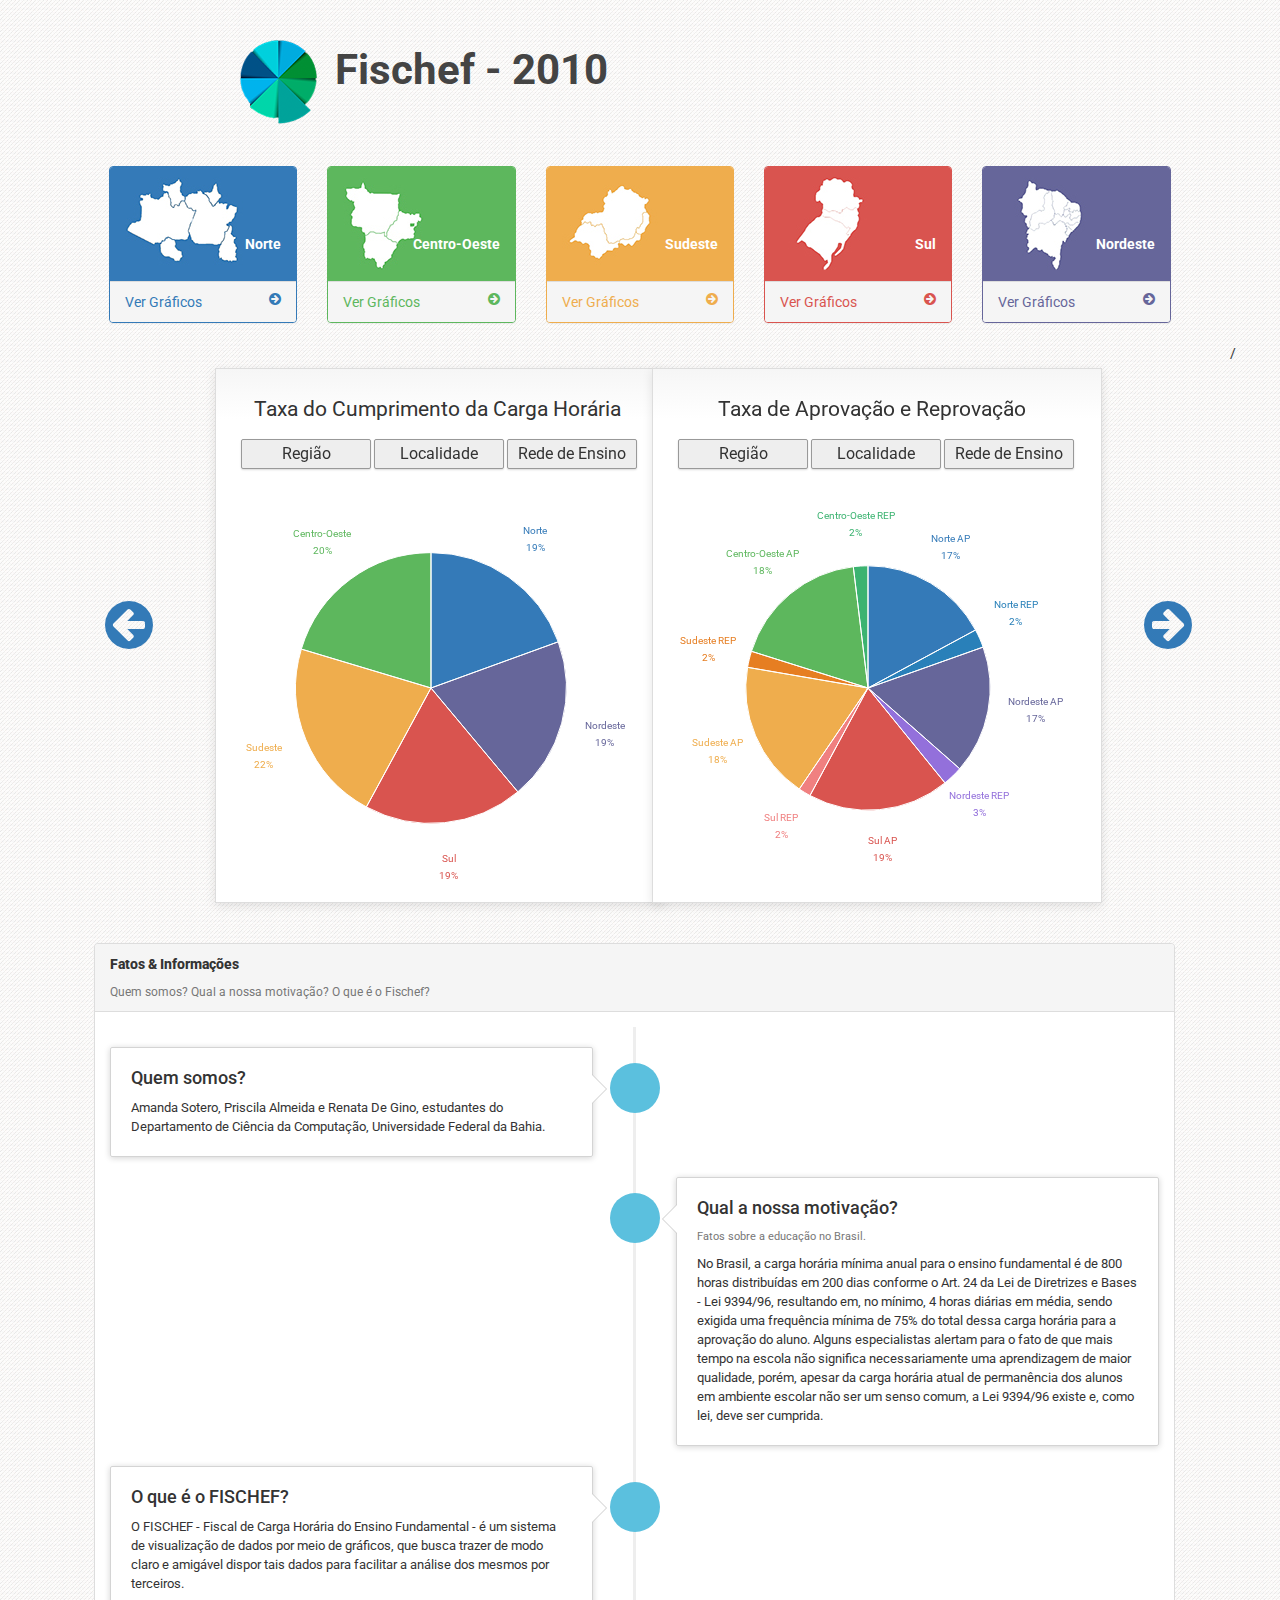
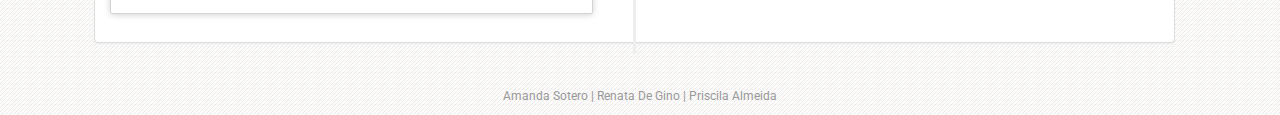
<file: index.html>
<!DOCTYPE html PUBLIC>
<html>
<head>
	<meta http-equiv="Content-Type" content="text/html; charset=utf-8">
	<title>Fischef - 2010</title>
	<link href='https://fonts.googleapis.com/css?family=Roboto:400,500&subset=latin,latin-ext' rel='stylesheet' type='text/css'>
	<link href="css/examples.css" rel="stylesheet" type="text/css">
	<!-- Bootstrap Core CSS -->
	<link href="css/bootstrap.min.css" rel="stylesheet">
	<link href="css/bootstrap.css" rel="stylesheet">
	
	<!-- MetisMenu CSS -->
	<link href="css/metisMenu.min.css" rel="stylesheet">

	<!-- Custom CSS -->
	<link href="css/sb-admin-2.css" rel="stylesheet">
	<link href="css/timeline.css" rel="stylesheet">

	<!-- Custom Fonts -->
	<link href="css/font-awesome/css/font-awesome.min.css" rel="stylesheet" type="text/css">

	<!-- Custom Fonts -->
	<link href="css/indexcss.css" rel="stylesheet" type="text/css">

	<!-- Morris Charts CSS -->
	<link href="js/morrisjs/morris.css" rel="stylesheet">    
	<script language="javascript" type="text/javascript" src="js/morrisjs/morris.js"></script>

	<!--[if lte IE 8]><script language="javascript" type="text/javascript" src="../../excanvas.min.js"></script><![endif]-->
	<script language="javascript" type="text/javascript" src="js/jquery.js"></script>
	<script language="javascript" type="text/javascript" src="js/jquery.flot.js"></script>
	<script language="javascript" type="text/javascript" src="js/jquery.flot.pie.js"></script>
	<script language="javascript" type="text/javascript" src="js/indexjs.js"></script>
	<script language="javascript" type="text/javascript" src="js/dropdown.js"></script>

	


</head>
<body>

	<div id="wrapper">

		<div id="header">
			<img id="logo" src="img/logo.png">
			<p><a href="index.html">Fischef - 2010</a></p>
		</div>

		<!-- /.row -->
		<div class="row" id="blocks">

			<div >
				<div class="col-sm-2 col-md-offset-1">
					<div class="panel panel-primary">
						<div class="panel-heading">
							<div class="row">
								<div class="col-xs-3">
									<img src="img/norte_azul.jpg">
								</div>
								<div class="col-xs-9 text-right">
									<div class="huge"> &nbsp;</div>
									<div><b>Norte</b></div>
								</div>
							</div>
						</div>
						<a href="norte.html">
							<div class="panel-footer">
								<span class="pull-left">Ver Gráficos</span>
								<span class="pull-right"><i class="fa fa-arrow-circle-right"></i></span>
								<div class="clearfix"></div>
							</div>
						</a>
					</div>
				</div>
				<div class="col-sm-2 ">
					<div class="panel panel-green">
						<div class="panel-heading">
							<div class="row">
								<div class="col-xs-3">
									<img src="img/centro_oeste_verde.jpg">
								</div>
								<div class="col-xs-9 text-right">
									<div class="huge"> &nbsp;</div>
									<div><b>Centro-Oeste</b></div>
								</div>
							</div>
						</div>
						<a href="centrooeste.html">
							<div class="panel-footer">
								<span class="pull-left">Ver Gráficos</span>
								<span class="pull-right"><i class="fa fa-arrow-circle-right"></i></span>
								<div class="clearfix"></div>
							</div>
						</a>
					</div>
				</div>
				<div class="col-sm-2 ">
					<div class="panel panel-yellow">
						<div class="panel-heading">
							<div class="row">
								<div class="col-xs-3">
									<img src="img/sudeste_laranja.jpg">
								</div>
								<div class="col-xs-9 text-right">
									<div class="huge"> &nbsp;</div>
									<div><b>Sudeste</b></div>
								</div>
							</div>
						</div>
						<a href="sudeste.html">
							<div class="panel-footer">
								<span class="pull-left">Ver Gráficos</span>
								<span class="pull-right"><i class="fa fa-arrow-circle-right"></i></span>
								<div class="clearfix"></div>
							</div>
						</a>
					</div>
				</div>
				<div class="col-sm-2 ">
					<div class="panel panel-red">
						<div class="panel-heading">
							<div class="row">
								<div class="col-xs-3">
									<img src="img/sul_vermelho.jpg">
								</div>
								<div class="col-xs-9 text-right">
									<div class="huge"> &nbsp;</div>
									<div><b>Sul</b></div>
								</div>
							</div>
						</div>
						<a href="sul.html">
							<div class="panel-footer">
								<span class="pull-left">Ver Gráficos</span>
								<span class="pull-right"><i class="fa fa-arrow-circle-right"></i></span>
								<div class="clearfix"></div>
							</div>
						</a>
					</div>
				</div>
				<div class="col-sm-2 ">
					<div class="panel panel-purple">
						<div class="panel-heading">
							<div class="row">
								<div class="col-xs-3">
									<img src="img/nordeste_lilas.jpg">
								</div>
								<div class="col-xs-9 text-right">
									<div class="huge"> &nbsp;</div>
									<div><b>Nordeste</b></div>
								</div>
							</div>
						</div>
						<a href="nordeste.html">
							<div class="panel-footer">
								<span class="pull-left">Ver Gráficos</span>
								<span class="pull-right"><i class="fa fa-arrow-circle-right"></i></span>
								<div class="clearfix"></div>
							</div>
						</a>
					</div>
				</div>
			</div>
		</div>

		<div class="row" id="content">
			/
			<div class="col-md-1 down">
				<a href="chtx.html"><i class="fa fa-arrow-circle-left fa-4x"></i></a>
			</div>

			<div class="col-md-4">

				<div class="content">

					<div class="demo-container">
						<p id="title2"> Taxa do Cumprimento da Carga Horária</p>
						<div id="placeholder2" class="demo-placeholder"></div>

						<div id="menu2">
							<button id="example-11">Região</button>
							<button id="example-21">Localidade</button>
							<button id="example-31">Rede de Ensino</button>
						</div>
					</div>

				</div>
			</div>

			<div class="col-md-4" id="tx">
				<div class="content">
					<div class="demo-container">
						<p id="title"> Taxa de Aprovação e Reprovação</p>
						<div id="placeholder" class="demo-placeholder"></div>

						<div id="menu">
							<button id="example-1">Região</button>
							<button id="example-2">Localidade</button>
							<button id="example-3">Rede de Ensino</button>
						</div>
					</div>
				</div>
			</div>

			<div class="col-md-1 col-md-offset-1 down">
				<a href="chtx.html"><i class="fa fa-arrow-circle-right fa-4x"></i></a>
			</div>
		</div>

		<!--Fatos e informações--> 
		<div class="row">
			<div class="col-sm-offset-1">

				<div class="panel panel-default timepanel">
					<div class="panel-heading">
						<p class="tittle">Fatos & Informações</p>
						<small class="text-muted">Quem somos? Qual a nossa motivação? O que é o Fischef?</small>
					</div>
					<!-- /.panel-heading -->
					<div class="panel-body">
						<ul class="timeline">
							<li>
								<div class="timeline-badge info">
								</div>
								<div class="timeline-panel">
									<div class="timeline-heading">
										<h4 class="timeline-title">Quem somos?</h4>
									</div>
									<div class="timeline-body">
										<p>Amanda Sotero, Priscila Almeida e Renata De Gino, estudantes do Departamento de Ciência da Computação, Universidade Federal da Bahia.</p>
									</div>
								</div>
							</li>
							<li class="timeline-inverted">
								<div class="timeline-badge info">
								</div>
								<div class="timeline-panel">
									<div class="timeline-heading">
										<h4 class="timeline-title">Qual a nossa motivação?</h4>
										<p><small class="text-muted"> Fatos sobre a educação no Brasil.</small>
										</p>
									</div>
									<div class="timeline-body">
										<p>No Brasil, a carga horária mínima anual para o ensino fundamental é de 800 horas distribuídas em 200 dias conforme o Art. 24 da Lei de Diretrizes e Bases - Lei 9394/96, resultando em, no mínimo, 4 horas diárias em média, sendo exigida uma frequência mínima de 75% do total dessa carga horária para a aprovação do aluno.
											Alguns especialistas alertam para o fato de que mais tempo na escola não significa necessariamente uma aprendizagem de maior qualidade, porém, apesar da carga horária atual de permanência dos alunos em ambiente escolar não ser um senso comum, a  Lei 9394/96 existe e, como lei, deve ser cumprida.
										</p>
									</div>
								</div>
							</li>
							<li>
								<div class="timeline-badge info">
								</div>
								<div class="timeline-panel">
									<div class="timeline-heading">
										<h4 class="timeline-title">O que é o FISCHEF?</h4>
									</div>
									<div class="timeline-body">
										<p>O FISCHEF - Fiscal de Carga Horária do Ensino Fundamental - é um sistema de visualização de dados por meio de gráficos, que busca trazer de modo claro e amigável dispor tais dados para facilitar a análise dos mesmos por terceiros.</p>
									</div>
								</div>
							</li>
						</ul>
					</div>
					<!-- /.panel-body -->
				</div>
				<!-- /.panel -->
			</div>
		</div>

		<div id="footer">
			Amanda Sotero | Renata De Gino | Priscila Almeida
		</div>

	</div>




</body>
</html>
</file>
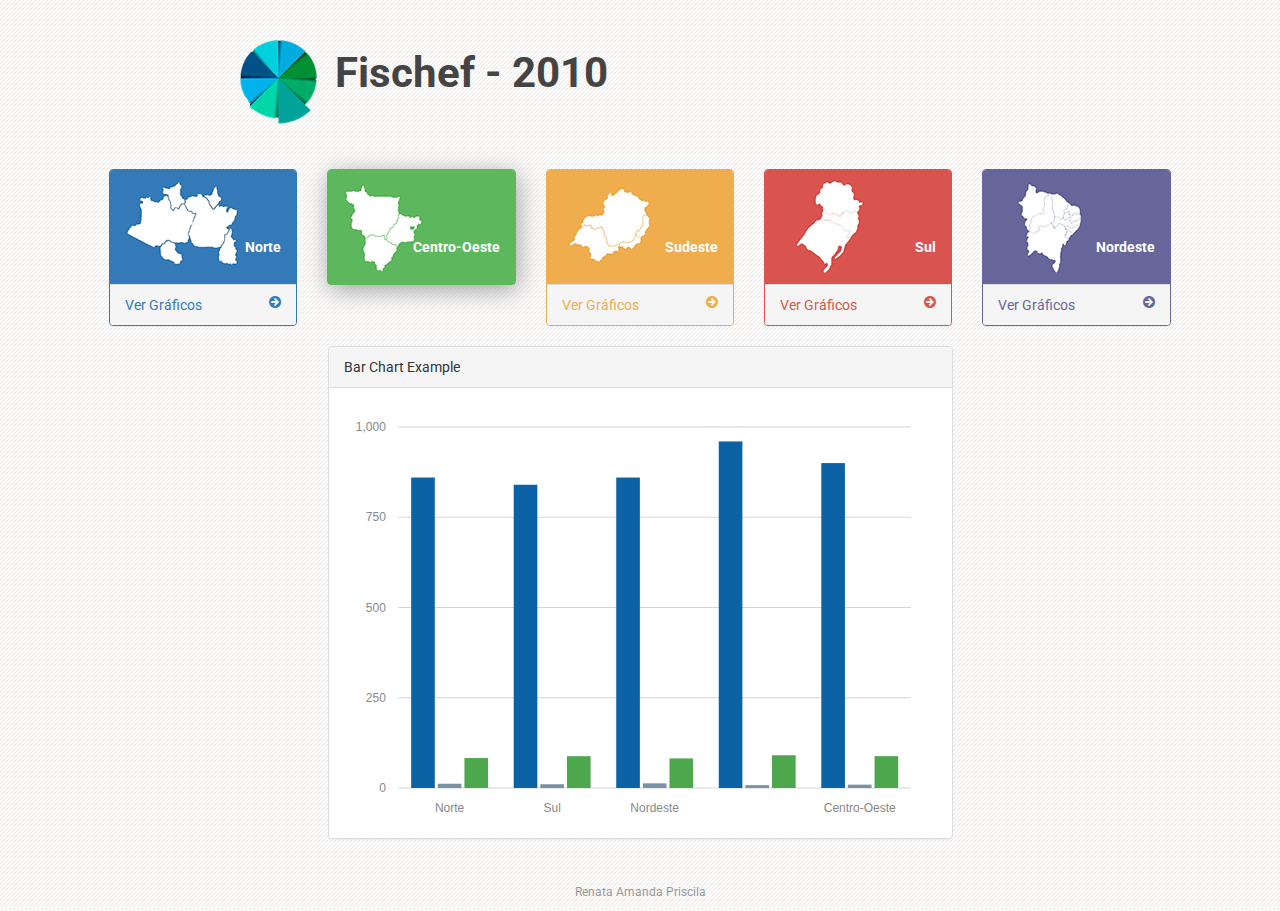
<file: centrooeste.html>
<!DOCTYPE html>
<html lang="en">

<head>

   <meta http-equiv="Content-Type" content="text/html; charset=utf-8">
    <title>Fischef</title>
    <link href='https://fonts.googleapis.com/css?family=Roboto:400,500&subset=latin,latin-ext' rel='stylesheet' type='text/css'>
    <link href="css/examples.css" rel="stylesheet" type="text/css">
        <!-- Bootstrap Core CSS -->
    <link href="css/bootstrap.min.css" rel="stylesheet">
    <link href="css/bootstrap.css" rel="stylesheet">

    <!-- MetisMenu CSS -->
    <link href="css/metisMenu.min.css" rel="stylesheet">

    <!-- Custom CSS -->
    <link href="css/sb-admin-2.css" rel="stylesheet">

    <!-- Morris Charts CSS -->
    <link href="js/morrisjs/morris.css" rel="stylesheet">
    
    <script language="javascript" type="text/javascript" src="js/morrisjs/morris.js"></script>

        <!-- Custom Fonts -->
    <link href="css/indexcss.css" rel="stylesheet" type="text/css">

    <!-- Custom Fonts -->
    <link href="css/font-awesome/css/font-awesome.min.css" rel="stylesheet" type="text/css">

    <!-- HTML5 Shim and Respond.js IE8 support of HTML5 elements and media queries -->
    <!-- WARNING: Respond.js doesn't work if you view the page via file:// -->
    <!--[if lt IE 9]>
        <script src="https://oss.maxcdn.com/libs/html5shiv/3.7.0/html5shiv.js"></script>
        <script src="https://oss.maxcdn.com/libs/respond.js/1.4.2/respond.min.js"></script>
        <![endif]-->
        <script language="javascript" type="text/javascript" src="js/jquery.js"></script>
        <script language="javascript" type="text/javascript" src="js/jquery.flot.js"></script>
        <script language="javascript" type="text/javascript" src="js/jquery.flot.pie.js"></script>
        <script language="javascript" type="text/javascript" src="js/indexjs.js"></script>
        <script language="javascript" type="text/javascript" src="js/dropdown.js"></script>

    </head>

    <body>
       <div id="wrapper">
        <div id="header">
            <img id="logo" src="img/logo.png">
            <p><a href="index.html">Fischef - 2010</a></p>
        </div>

        <!-- /.row -->
        <div class="row" id="blocks">

            <div >
                <div class="col-sm-2 col-md-offset-1">
                    <div class="panel panel-primary">
                        <div class="panel-heading">
                            <div class="row">
                                <div class="col-xs-3">
                                    <img src="img/norte_azul.jpg">
                                </div>
                                <div class="col-xs-9 text-right">
                                    <div class="huge"> &nbsp;</div>
                                    <div><b>Norte</b></div>
                                </div>
                            </div>
                        </div>
                        <a href="norte.html">
                            <div class="panel-footer">
                                <span class="pull-left">Ver Gráficos</span>
                                <span class="pull-right"><i class="fa fa-arrow-circle-right"></i></span>
                                <div class="clearfix"></div>
                            </div>
                        </a>
                    </div>
                </div>
                <div class="col-sm-2 ">
                    <div class="panel panel-green" id="destaque">
                        <div class="panel-heading">
                            <div class="row">
                                <div class="col-xs-3">
                                    <img src="img/centro_oeste_verde.jpg">
                                </div>
                                <div class="col-xs-9 text-right">
                                    <div class="huge"> &nbsp;</div>
                                    <div><b>Centro-Oeste</b></div>
                                </div>
                            </div>
                        </div>
               
                    </div>
                </div>
                <div class="col-sm-2 ">
                    <div class="panel panel-yellow">
                        <div class="panel-heading">
                            <div class="row">
                                <div class="col-xs-3">
                                    <img src="img/sudeste_laranja.jpg">
                                </div>
                                <div class="col-xs-9 text-right">
                                    <div class="huge"> &nbsp;</div>
                                    <div><b>Sudeste</b></div>
                                </div>
                            </div>
                        </div>
                        <a href="sudeste.html">
                            <div class="panel-footer">
                                <span class="pull-left">Ver Gráficos</span>
                                <span class="pull-right"><i class="fa fa-arrow-circle-right"></i></span>
                                <div class="clearfix"></div>
                            </div>
                        </a>
                    </div>
                </div>
                <div class="col-sm-2 ">
                    <div class="panel panel-red">
                        <div class="panel-heading">
                            <div class="row">
                                <div class="col-xs-3">
                                    <img src="img/sul_vermelho.jpg">
                                </div>
                                <div class="col-xs-9 text-right">
                                    <div class="huge"> &nbsp;</div>
                                    <div><b>Sul</b></div>
                                </div>
                            </div>
                        </div>
                        <a href="sul.html">
                            <div class="panel-footer">
                                <span class="pull-left">Ver Gráficos</span>
                                <span class="pull-right"><i class="fa fa-arrow-circle-right"></i></span>
                                <div class="clearfix"></div>
                            </div>
                        </a>
                    </div>
                </div>
                <div class="col-sm-2 ">
                    <div class="panel panel-purple" >
                        <div class="panel-heading">
                            <div class="row">
                                <div class="col-xs-3">
                                    <img src="img/nordeste_lilas.jpg">
                                </div>
                                <div class="col-xs-9 text-right">
                                    <div class="huge"> &nbsp;</div>
                                    <div><b>Nordeste</b></div>
                                </div>
                            </div>
                        </div>
                            <a href="nordeste.html">
                            <div class="panel-footer">
                                <span class="pull-left">Ver Gráficos</span>
                                <span class="pull-right"><i class="fa fa-arrow-circle-right"></i></span>
                                <div class="clearfix"></div>
                            </div>
                        </a>
                 
                    </div>
                </div>
            </div>
        </div>


         <div class="row">

                <div class="col-lg-6 col-md-offset-3">
                    <div class="panel panel-default">
                        <div class="panel-heading">
                            Bar Chart Example
                        </div>
                        <!-- /.panel-heading -->
                        <div class="panel-body">
                            <div id="morris-bar-chart"></div>
                        </div>
                        <!-- /.panel-body -->
                    </div>
                    <!-- /.panel -->
                </div>


                <!-- /.col-lg-6 -->
            </div>
            <!-- /.row -->
     
        <div id="footer">
            Renata Amanda Priscila
        </div>
    </div>
    <!-- /#wrapper -->

    <!-- jQuery -->
    <script src="js/jquery.js"></script>

    <!-- Bootstrap Core JavaScript -->
    <script src="js/bootstrap.min.js"></script>

    <!-- Metis Menu Plugin JavaScript -->
    <script src="js/metisMenu.min.js"></script>

    <!-- Morris Charts JavaScript -->
    <script src="js/raphael.js"></script>
    <script src="js/morrisjs/morris.min.js"></script>
    <script src="js/morris-data.js"></script>

    <!-- Custom Theme JavaScript -->
    <script src="js/sb-admin-2.js"></script>

</body>

</html>
</file>
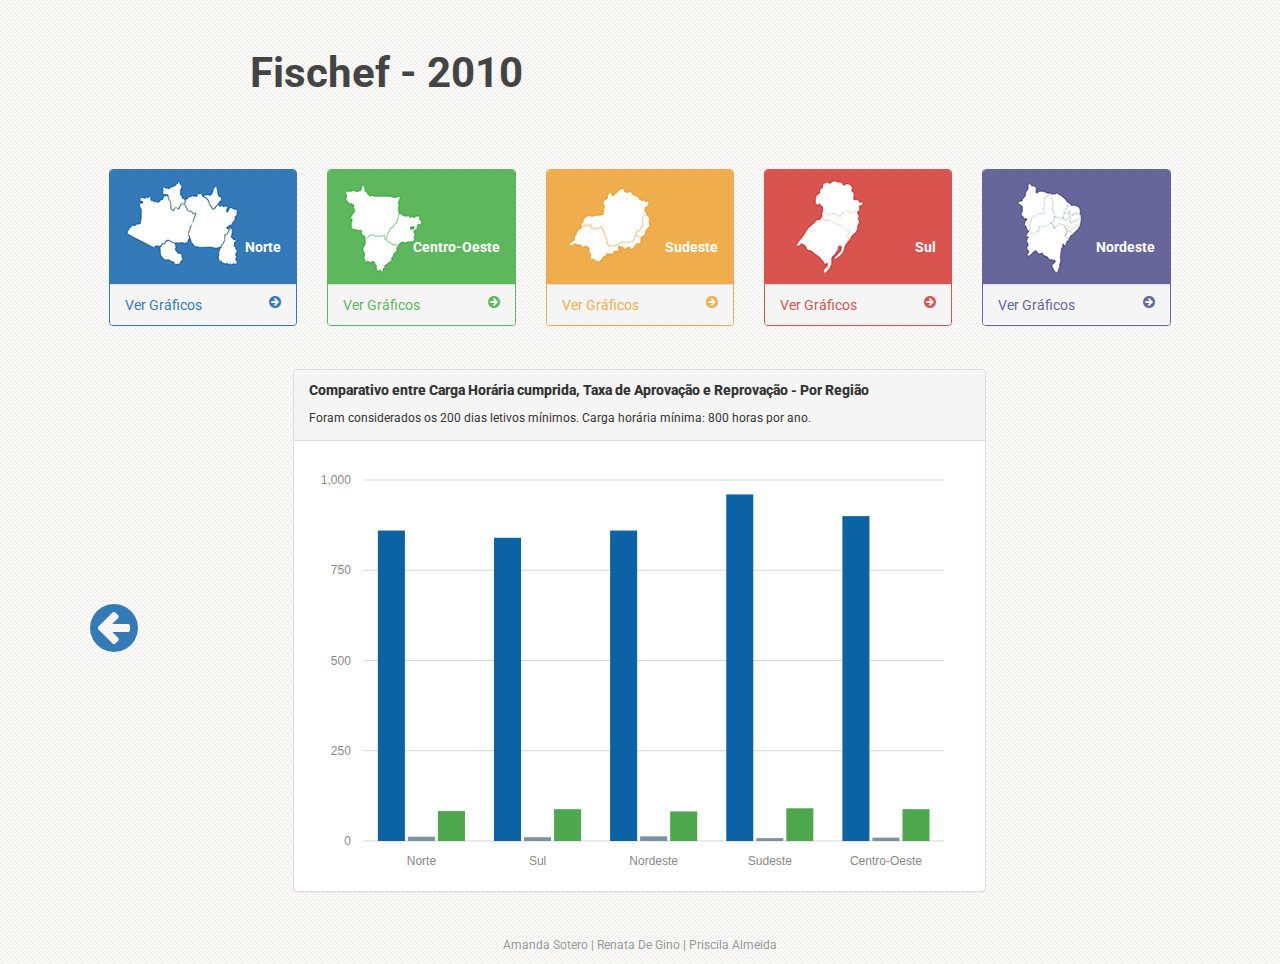
<file: chtx.html>
<!DOCTYPE html>
<html lang="en">

<head>

 <meta http-equiv="Content-Type" content="text/html; charset=utf-8">
    <title>Fischef - 2010</title>
 <link href='https://fonts.googleapis.com/css?family=Roboto:400,500&subset=latin,latin-ext' rel='stylesheet' type='text/css'>
 <link href="css/examples.css" rel="stylesheet" type="text/css">
 <!-- Bootstrap Core CSS -->
 <link href="css/bootstrap.min.css" rel="stylesheet">
 <link href="css/bootstrap.css" rel="stylesheet">

 <!-- MetisMenu CSS -->
 <link href="css/metisMenu.min.css" rel="stylesheet">

 <!-- Custom CSS -->
 <link href="css/sb-admin-2.css" rel="stylesheet">

 <!-- Morris Charts CSS -->
 <link href="js/morrisjs/morris.css" rel="stylesheet">

 <script language="javascript" type="text/javascript" src="js/morrisjs/morris.js"></script>

 <!-- Custom Fonts -->
 <link href="css/font-awesome/css/font-awesome.min.css" rel="stylesheet" type="text/css">

 <!-- HTML5 Shim and Respond.js IE8 support of HTML5 elements and media queries -->
 <!-- WARNING: Respond.js doesn't work if you view the page via file:// -->
    <!--[if lt IE 9]>
        <script src="https://oss.maxcdn.com/libs/html5shiv/3.7.0/html5shiv.js"></script>
        <script src="https://oss.maxcdn.com/libs/respond.js/1.4.2/respond.min.js"></script>
        <![endif]-->
        <script language="javascript" type="text/javascript" src="js/jquery.js"></script>
        <script language="javascript" type="text/javascript" src="js/jquery.flot.js"></script>
        <script language="javascript" type="text/javascript" src="js/jquery.flot.pie.js"></script>
        <script language="javascript" type="text/javascript" src="js/indexjs.js"></script>
        <script language="javascript" type="text/javascript" src="js/dropdown.js"></script>

    </head>

    <body>
     <div id="wrapper">
        <div id="header">
            <p><a href="index.html">Fischef - 2010</a></p>
        </div>

        <!-- /.row -->
        <div class="row" id="blocks">

            <div >
                <div class="col-sm-2 col-md-offset-1">
                    <div class="panel panel-primary">
                        <div class="panel-heading">
                            <div class="row">
                                <div class="col-xs-3">
                                    <img src="img/norte_azul.jpg">
                                </div>
                                <div class="col-xs-9 text-right">
                                    <div class="huge"> &nbsp;</div>
                                    <div><b>Norte</b></div>
                                </div>
                            </div>
                        </div>
                        <a href="norte.html">
                            <div class="panel-footer">
                                <span class="pull-left">Ver Gráficos</span>
                                <span class="pull-right"><i class="fa fa-arrow-circle-right"></i></span>
                                <div class="clearfix"></div>
                            </div>
                        </a>
                    </div>
                </div>
                <div class="col-sm-2 ">
                    <div class="panel panel-green">
                        <div class="panel-heading">
                            <div class="row">
                                <div class="col-xs-3">
                                    <img src="img/centro_oeste_verde.jpg">
                                </div>
                                <div class="col-xs-9 text-right">
                                    <div class="huge"> &nbsp;</div>
                                    <div><b>Centro-Oeste</b></div>
                                </div>
                            </div>
                        </div>
                        <a href="centrooeste.html">
                            <div class="panel-footer">
                                <span class="pull-left">Ver Gráficos</span>
                                <span class="pull-right"><i class="fa fa-arrow-circle-right"></i></span>
                                <div class="clearfix"></div>
                            </div>
                        </a>
                    </div>
                </div>
                <div class="col-sm-2 ">
                    <div class="panel panel-yellow">
                        <div class="panel-heading">
                            <div class="row">
                                <div class="col-xs-3">
                                    <img src="img/sudeste_laranja.jpg">
                                </div>
                                <div class="col-xs-9 text-right">
                                    <div class="huge"> &nbsp;</div>
                                    <div><b>Sudeste</b></div>
                                </div>
                            </div>
                        </div>
                        <a href="sudeste.html">
                            <div class="panel-footer">
                                <span class="pull-left">Ver Gráficos</span>
                                <span class="pull-right"><i class="fa fa-arrow-circle-right"></i></span>
                                <div class="clearfix"></div>
                            </div>
                        </a>
                    </div>
                </div>
                <div class="col-sm-2 ">
                    <div class="panel panel-red">
                        <div class="panel-heading">
                            <div class="row">
                                <div class="col-xs-3">
                                    <img src="img/sul_vermelho.jpg">
                                </div>
                                <div class="col-xs-9 text-right">
                                    <div class="huge"> &nbsp;</div>
                                    <div><b>Sul</b></div>
                                </div>
                            </div>
                        </div>
                        <a href="sul.html">
                            <div class="panel-footer">
                                <span class="pull-left">Ver Gráficos</span>
                                <span class="pull-right"><i class="fa fa-arrow-circle-right"></i></span>
                                <div class="clearfix"></div>
                            </div>
                        </a>
                    </div>
                </div>
                <div class="col-sm-2 ">
                    <div class="panel panel-purple">
                        <div class="panel-heading">
                            <div class="row">
                                <div class="col-xs-3">
                                    <img src="img/nordeste_lilas.jpg">
                                </div>
                                <div class="col-xs-9 text-right">
                                    <div class="huge"> &nbsp;</div>
                                    <div><b>Nordeste</b></div>
                                </div>
                            </div>
                        </div>
                             <a href="nordeste.html">
                            <div class="panel-footer">
                                <span class="pull-left">Ver Gráficos</span>
                                <span class="pull-right"><i class="fa fa-arrow-circle-right"></i></span>
                                <div class="clearfix"></div>
                            </div>
                        </a>

                    </div>
                </div>
            </div>
        </div>


        <div class="row">

            <div class="row" id="content">

                <div class="col-md-1 down">
                    <a href="index.html"><i class="fa fa-arrow-circle-left fa-4x"></i></a>
                </div>


                <div class="col-lg-8">
                    <div class="panel panel-default" id="bar">
                        <div class="panel-heading">
                         <p class="tittle">Comparativo entre Carga Horária cumprida, Taxa de Aprovação e Reprovação - Por Região</p>
                         <small>Foram considerados os 200 dias letivos mínimos. Carga horária mínima: 800 horas por ano.</small>
                         </div>
                         <!-- /.panel-heading -->
                         <div class="panel-body">
                            <div id="morris-bar-chart"></div>
                        </div>
                        <!-- /.panel-body -->
                    </div>
                    <!-- /.panel -->
                </div>
            
            </div>
        </div>
        <!-- /.row -->


     <div id="footer">
            Amanda Sotero | Renata De Gino | Priscila Almeida
        </div>
    </div>
    <!-- /#wrapper -->

    <!-- jQuery -->
    <script src="js/jquery.js"></script>

    <!-- Bootstrap Core JavaScript -->
    <script src="js/bootstrap.min.js"></script>

    <!-- Metis Menu Plugin JavaScript -->
    <script src="js/metisMenu.min.js"></script>

    <!-- Morris Charts JavaScript -->
    <script src="js/raphael.js"></script>
    <script src="js/morrisjs/morris.min.js"></script>
    <script src="js/morris-data.js"></script>

    <!-- Custom Theme JavaScript -->
    <script src="js/sb-admin-2.js"></script>

</body>

</html>
</file>
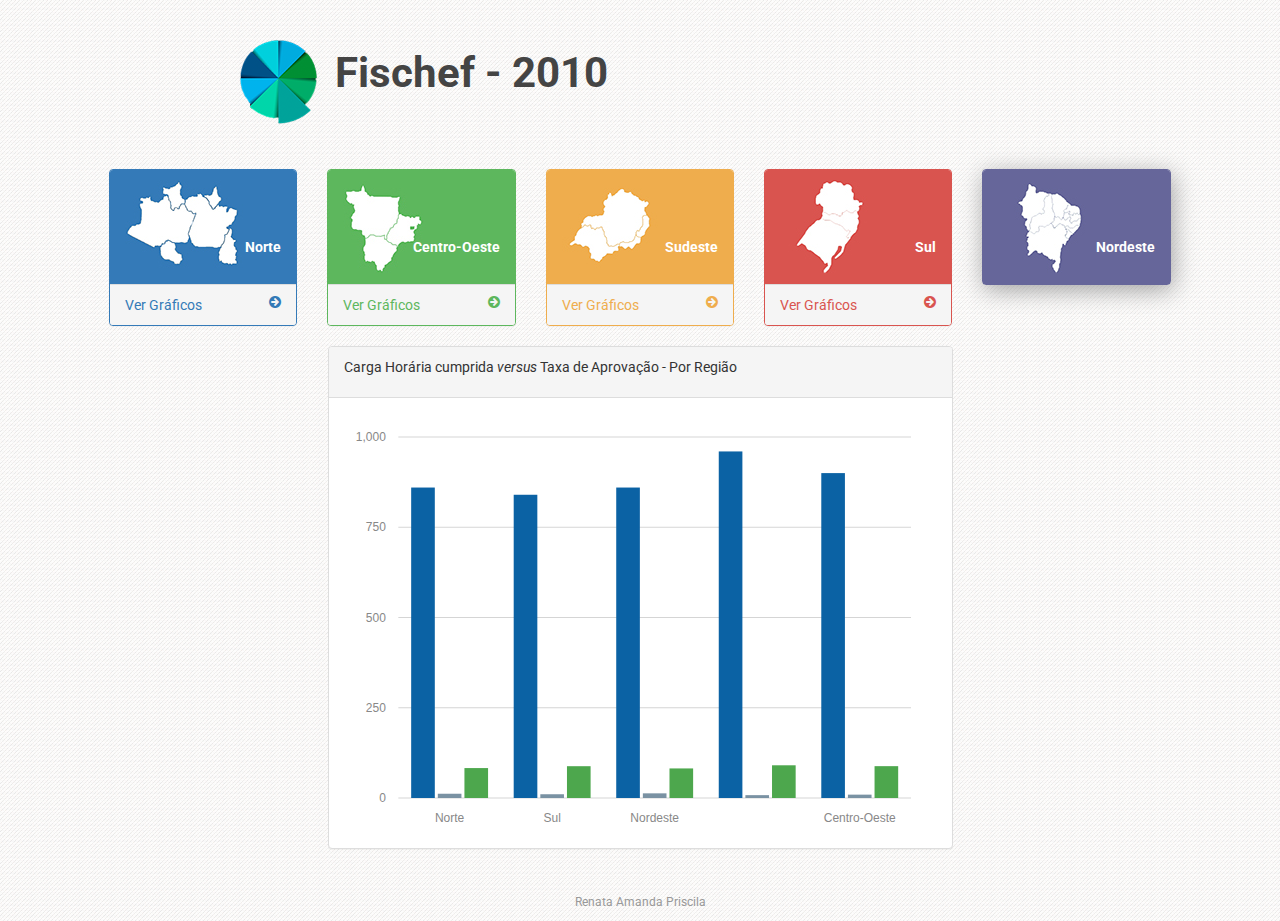
<file: nordeste.html>
<!DOCTYPE html>
<html>

<head>

   <meta http-equiv="Content-Type" content="text/html; charset=utf-8">
    <title>Fischef - 2010</title>
    <link href='https://fonts.googleapis.com/css?family=Roboto:400,500&subset=latin,latin-ext' rel='stylesheet' type='text/css'>
    <link href="css/examples.css" rel="stylesheet" type="text/css">
        <!-- Bootstrap Core CSS -->
    <link href="css/bootstrap.min.css" rel="stylesheet">
    <link href="css/bootstrap.css" rel="stylesheet">

    <!-- MetisMenu CSS -->
    <link href="css/metisMenu.min.css" rel="stylesheet">

    <!-- Custom CSS -->
    <link href="css/sb-admin-2.css" rel="stylesheet">

    <!-- Morris Charts CSS -->
    <link href="js/morrisjs/morris.css" rel="stylesheet">
    
    <script language="javascript" type="text/javascript" src="js/morrisjs/morris.js"></script>

    <!-- Custom Fonts -->
    <link href="css/indexcss.css" rel="stylesheet" type="text/css">

    <!-- Custom Fonts -->
    <link href="css/font-awesome/css/font-awesome.min.css" rel="stylesheet" type="text/css">

    <!-- HTML5 Shim and Respond.js IE8 support of HTML5 elements and media queries -->
    <!-- WARNING: Respond.js doesn't work if you view the page via file:// -->
    <!--[if lt IE 9]>
        <script src="https://oss.maxcdn.com/libs/html5shiv/3.7.0/html5shiv.js"></script>
        <script src="https://oss.maxcdn.com/libs/respond.js/1.4.2/respond.min.js"></script>
        <![endif]-->
        <script language="javascript" type="text/javascript" src="js/jquery.js"></script>
        <script language="javascript" type="text/javascript" src="js/jquery.flot.js"></script>
        <script language="javascript" type="text/javascript" src="js/jquery.flot.pie.js"></script>
        <script language="javascript" type="text/javascript" src="js/indexjs.js"></script>
        <script language="javascript" type="text/javascript" src="js/dropdown.js"></script>

    </head>

    <body>
       <div id="wrapper">
        <div id="header">
            <img id="logo" src="img/logo.png">
            <p><a href="index.html">Fischef - 2010</a></p>
        </div>

        <!-- /.row -->
        <div class="row" id="blocks">

            <div >
                <div class="col-sm-2 col-md-offset-1">
                    <div class="panel panel-primary">
                        <div class="panel-heading">
                            <div class="row">
                                <div class="col-xs-3">
                                    <img src="img/norte_azul.jpg">
                                </div>
                                <div class="col-xs-9 text-right">
                                    <div class="huge"> &nbsp;</div>
                                    <div><b>Norte</b></div>
                                </div>
                            </div>
                        </div>
                        <a href="norte.html">
                            <div class="panel-footer">
                                <span class="pull-left">Ver Gráficos</span>
                                <span class="pull-right"><i class="fa fa-arrow-circle-right"></i></span>
                                <div class="clearfix"></div>
                            </div>
                        </a>
                    </div>
                </div>
                <div class="col-sm-2 ">
                    <div class="panel panel-green">
                        <div class="panel-heading">
                            <div class="row">
                                <div class="col-xs-3">
                                    <img src="img/centro_oeste_verde.jpg">
                                </div>
                                <div class="col-xs-9 text-right">
                                    <div class="huge"> &nbsp;</div>
                                    <div><b>Centro-Oeste</b></div>
                                </div>
                            </div>
                        </div>
                        <a href="centrooeste.html">
                            <div class="panel-footer">
                                <span class="pull-left">Ver Gráficos</span>
                                <span class="pull-right"><i class="fa fa-arrow-circle-right"></i></span>
                                <div class="clearfix"></div>
                            </div>
                        </a>
                    </div>
                </div>
                <div class="col-sm-2 ">
                    <div class="panel panel-yellow">
                        <div class="panel-heading">
                            <div class="row">
                                <div class="col-xs-3">
                                    <img src="img/sudeste_laranja.jpg">
                                </div>
                                <div class="col-xs-9 text-right">
                                    <div class="huge"> &nbsp;</div>
                                    <div><b>Sudeste</b></div>
                                </div>
                            </div>
                        </div>
                        <a href="sudeste.html">
                            <div class="panel-footer">
                                <span class="pull-left">Ver Gráficos</span>
                                <span class="pull-right"><i class="fa fa-arrow-circle-right"></i></span>
                                <div class="clearfix"></div>
                            </div>
                        </a>
                    </div>
                </div>
                <div class="col-sm-2 ">
                    <div class="panel panel-red">
                        <div class="panel-heading">
                            <div class="row">
                                <div class="col-xs-3">
                                    <img src="img/sul_vermelho.jpg">
                                </div>
                                <div class="col-xs-9 text-right">
                                    <div class="huge"> &nbsp;</div>
                                    <div><b>Sul</b></div>
                                </div>
                            </div>
                        </div>
                        <a href="sul.html">
                            <div class="panel-footer">
                                <span class="pull-left">Ver Gráficos</span>
                                <span class="pull-right"><i class="fa fa-arrow-circle-right"></i></span>
                                <div class="clearfix"></div>
                            </div>
                        </a>
                    </div>
                </div>
                <div class="col-sm-2 ">
                    <div class="panel panel-purple" id="destaque">
                        <div class="panel-heading">
                            <div class="row">
                                <div class="col-xs-3">
                                    <img src="img/nordeste_lilas.jpg">
                                </div>
                                <div class="col-xs-9 text-right">
                                    <div class="huge"> &nbsp;</div>
                                    <div><b>Nordeste</b></div>
                                </div>
                            </div>
                        </div>
                 
                    </div>
                </div>
            </div>
        </div>


         <div class="row">

                <div class="col-lg-6 col-md-offset-3">
                    <div class="panel panel-default">
                        <div class="panel-heading">
                           <p>Carga Horária cumprida <i>versus</i> Taxa de Aprovação - Por Região <p/>
                        </div>
                        <!-- /.panel-heading -->
                        <div class="panel-body">
                            <div id="morris-bar-chart"></div>
                        </div>
                        <!-- /.panel-body -->
                    </div>
                    <!-- /.panel -->
                </div>


                <!-- /.col-lg-6 -->
            </div>
            <!-- /.row -->
     
        <div id="footer">
            Renata Amanda Priscila
        </div>
    </div>
    <!-- /#wrapper -->

    <!-- jQuery -->
    <script src="js/jquery.js"></script>

    <!-- Bootstrap Core JavaScript -->
    <script src="js/bootstrap.min.js"></script>

    <!-- Metis Menu Plugin JavaScript -->
    <script src="js/metisMenu.min.js"></script>

    <!-- Morris Charts JavaScript -->
    <script src="js/raphael.js"></script>
    <script src="js/morrisjs/morris.min.js"></script>
    <script src="js/morris-data.js"></script>

    <!-- Custom Theme JavaScript -->
    <script src="js/sb-admin-2.js"></script>

</body>

</html>
</file>
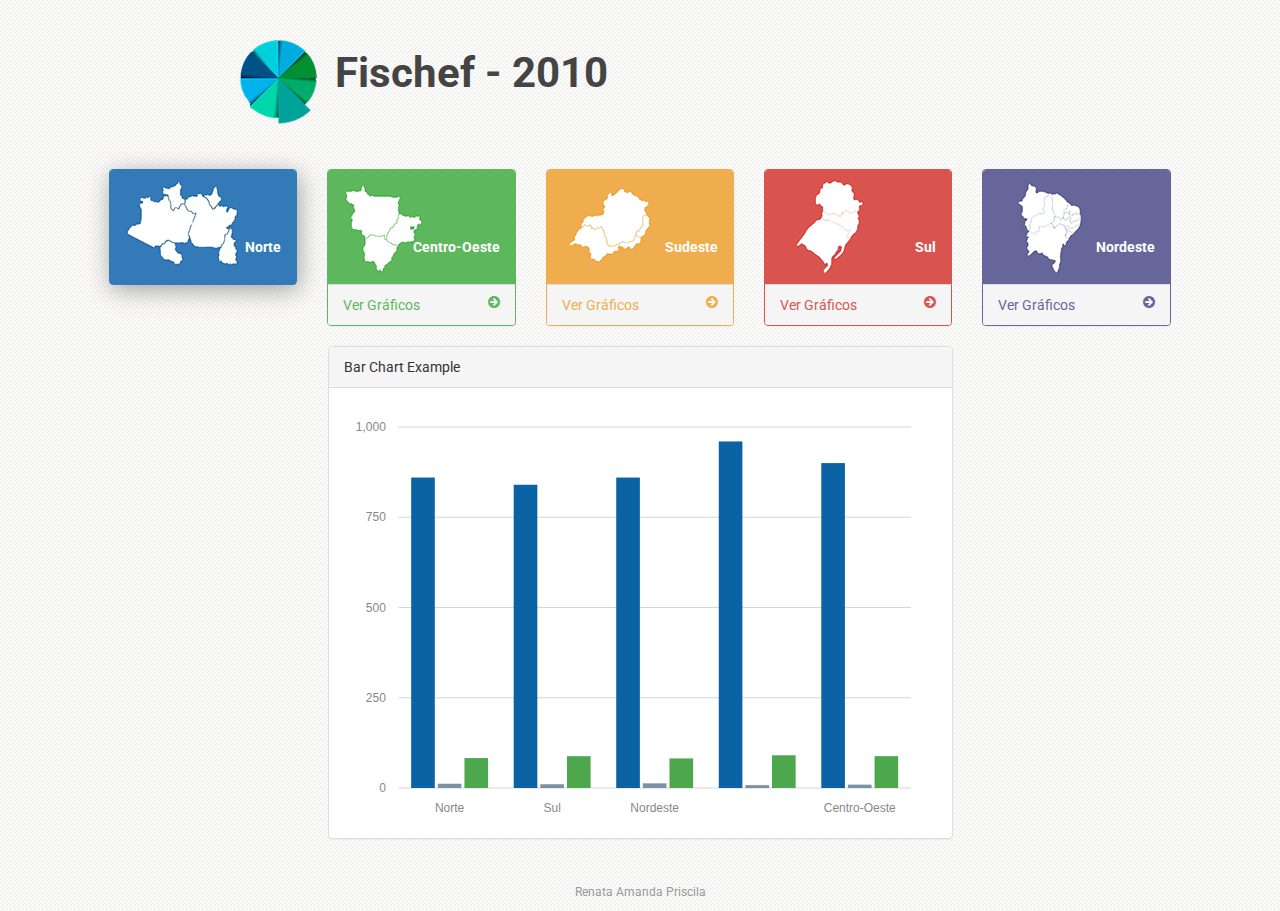
<file: norte.html>
<!DOCTYPE html>
<html lang="en">

<head>

   <meta http-equiv="Content-Type" content="text/html; charset=utf-8">
    <title>Fischef - 2010</title>
    <link href='https://fonts.googleapis.com/css?family=Roboto:400,500&subset=latin,latin-ext' rel='stylesheet' type='text/css'>
    <link href="css/examples.css" rel="stylesheet" type="text/css">
        <!-- Bootstrap Core CSS -->
    <link href="css/bootstrap.min.css" rel="stylesheet">
    <link href="css/bootstrap.css" rel="stylesheet">

    <!-- MetisMenu CSS -->
    <link href="css/metisMenu.min.css" rel="stylesheet">

    <!-- Custom CSS -->
    <link href="css/sb-admin-2.css" rel="stylesheet">

    <!-- Morris Charts CSS -->
    <link href="js/morrisjs/morris.css" rel="stylesheet">

    <!-- Custom Fonts -->
    <link href="css/indexcss.css" rel="stylesheet" type="text/css">
    
    <script language="javascript" type="text/javascript" src="js/morrisjs/morris.js"></script>

    <!-- Custom Fonts -->
    <link href="css/font-awesome/css/font-awesome.min.css" rel="stylesheet" type="text/css">

    <!-- HTML5 Shim and Respond.js IE8 support of HTML5 elements and media queries -->
    <!-- WARNING: Respond.js doesn't work if you view the page via file:// -->
    <!--[if lt IE 9]>
        <script src="https://oss.maxcdn.com/libs/html5shiv/3.7.0/html5shiv.js"></script>
        <script src="https://oss.maxcdn.com/libs/respond.js/1.4.2/respond.min.js"></script>
        <![endif]-->
        <script language="javascript" type="text/javascript" src="js/jquery.js"></script>
        <script language="javascript" type="text/javascript" src="js/jquery.flot.js"></script>
        <script language="javascript" type="text/javascript" src="js/jquery.flot.pie.js"></script>
        <script language="javascript" type="text/javascript" src="js/indexjs.js"></script>
        <script language="javascript" type="text/javascript" src="js/dropdown.js"></script>

    </head>

    <body>
       <div id="wrapper">
        <div id="header">
            <img id="logo" src="img/logo.png">
            <p><a href="index.html">Fischef - 2010</a></p>
        </div>

        <!-- /.row -->
        <div class="row" id="blocks">

            <div >
                <div class="col-sm-2 col-md-offset-1">
                    <div class="panel panel-primary" id="destaque">
                        <div class="panel-heading">
                            <div class="row">
                                <div class="col-xs-3">
                                    <img src="img/norte_azul.jpg">
                                </div>
                                <div class="col-xs-9 text-right">
                                    <div class="huge"> &nbsp;</div>
                                    <div><b>Norte</b></div>
                                </div>
                            </div>
                        </div>
             
                    </div>
                </div>
                <div class="col-sm-2 ">
                    <div class="panel panel-green">
                        <div class="panel-heading">
                            <div class="row">
                                <div class="col-xs-3">
                                    <img src="img/centro_oeste_verde.jpg">
                                </div>
                                <div class="col-xs-9 text-right">
                                    <div class="huge"> &nbsp;</div>
                                    <div><b>Centro-Oeste</b></div>
                                </div>
                            </div>
                        </div>
                        <a href="centrooeste.html">
                            <div class="panel-footer">
                                <span class="pull-left">Ver Gráficos</span>
                                <span class="pull-right"><i class="fa fa-arrow-circle-right"></i></span>
                                <div class="clearfix"></div>
                            </div>
                        </a>
                    </div>
                </div>
                <div class="col-sm-2 ">
                    <div class="panel panel-yellow">
                        <div class="panel-heading">
                            <div class="row">
                                <div class="col-xs-3">
                                    <img src="img/sudeste_laranja.jpg">
                                </div>
                                <div class="col-xs-9 text-right">
                                    <div class="huge"> &nbsp;</div>
                                    <div><b>Sudeste</b></div>
                                </div>
                            </div>
                        </div>
                        <a href="sudeste.html">
                            <div class="panel-footer">
                                <span class="pull-left">Ver Gráficos</span>
                                <span class="pull-right"><i class="fa fa-arrow-circle-right"></i></span>
                                <div class="clearfix"></div>
                            </div>
                        </a>
                    </div>
                </div>
                <div class="col-sm-2 ">
                    <div class="panel panel-red">
                        <div class="panel-heading">
                            <div class="row">
                                <div class="col-xs-3">
                                    <img src="img/sul_vermelho.jpg">
                                </div>
                                <div class="col-xs-9 text-right">
                                    <div class="huge"> &nbsp;</div>
                                    <div><b>Sul</b></div>
                                </div>
                            </div>
                        </div>
                        <a href="sul.html">
                            <div class="panel-footer">
                                <span class="pull-left">Ver Gráficos</span>
                                <span class="pull-right"><i class="fa fa-arrow-circle-right"></i></span>
                                <div class="clearfix"></div>
                            </div>
                        </a>
                    </div>
                </div>
                <div class="col-sm-2 ">
                    <div class="panel panel-purple">
                        <div class="panel-heading">
                            <div class="row">
                                <div class="col-xs-3">
                                    <img src="img/nordeste_lilas.jpg">
                                </div>
                                <div class="col-xs-9 text-right">
                                    <div class="huge"> &nbsp;</div>
                                    <div><b>Nordeste</b></div>
                                </div>
                            </div>
                        </div>
                            <a href="nordeste.html">
                            <div class="panel-footer">
                                <span class="pull-left">Ver Gráficos</span>
                                <span class="pull-right"><i class="fa fa-arrow-circle-right"></i></span>
                                <div class="clearfix"></div>
                            </div>
                        </a>
                 
                    </div>
                </div>
            </div>
        </div>


         <div class="row">

                <div class="col-lg-6 col-md-offset-3">
                    <div class="panel panel-default">
                        <div class="panel-heading">
                            Bar Chart Example
                        </div>
                        <!-- /.panel-heading -->
                        <div class="panel-body">
                            <div id="morris-bar-chart"></div>
                        </div>
                        <!-- /.panel-body -->
                    </div>
                    <!-- /.panel -->
                </div>


                <!-- /.col-lg-6 -->
            </div>
            <!-- /.row -->
     
        <div id="footer">
            Renata Amanda Priscila
        </div>
    </div>
    <!-- /#wrapper -->

    <!-- jQuery -->
    <script src="js/jquery.js"></script>

    <!-- Bootstrap Core JavaScript -->
    <script src="js/bootstrap.min.js"></script>

    <!-- Metis Menu Plugin JavaScript -->
    <script src="js/metisMenu.min.js"></script>

    <!-- Morris Charts JavaScript -->
    <script src="js/raphael.js"></script>
    <script src="js/morrisjs/morris.min.js"></script>
    <script src="js/morris-data.js"></script>

    <!-- Custom Theme JavaScript -->
    <script src="js/sb-admin-2.js"></script>

</body>

</html>
</file>
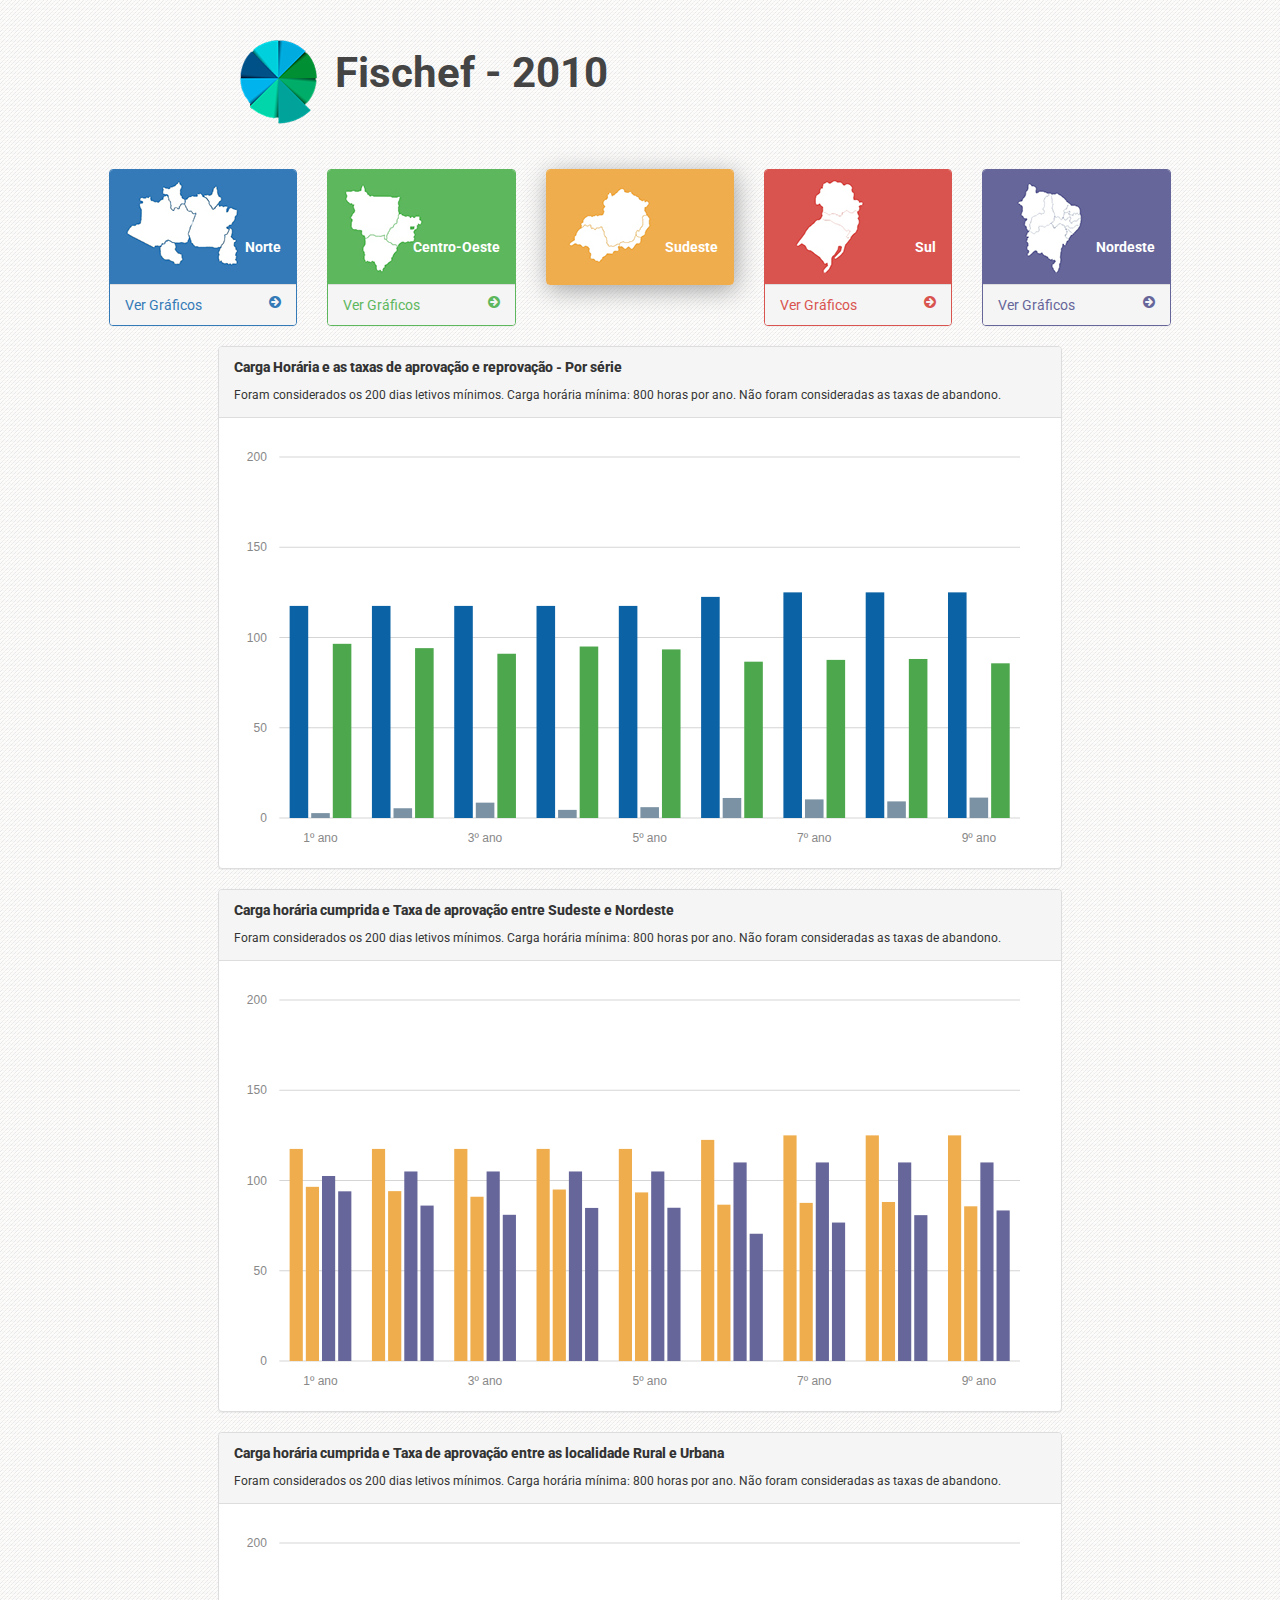
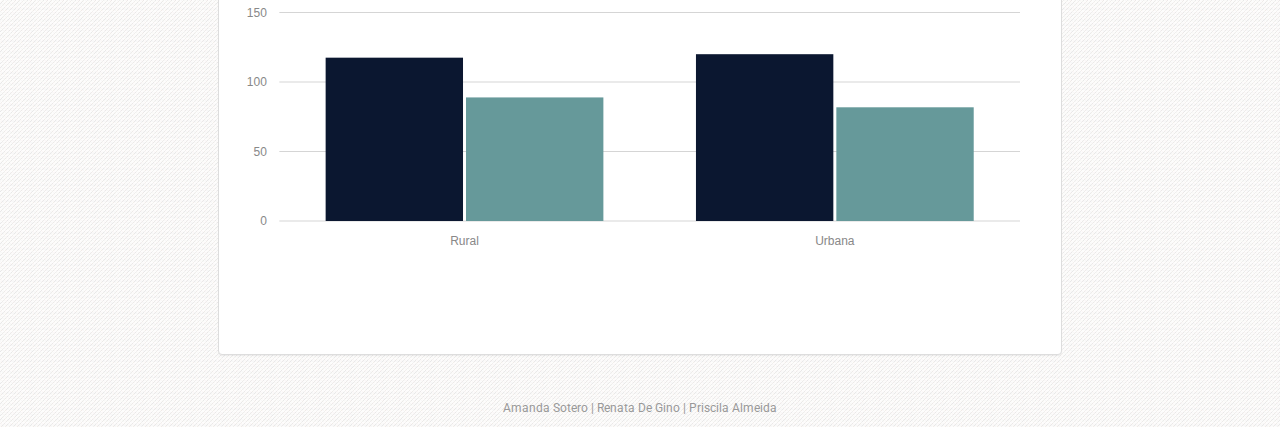
<file: sudeste.html>
<!DOCTYPE html>
<html lang="en">

<head>

   <meta http-equiv="Content-Type" content="text/html; charset=utf-8">
    <title>Fischef - 2010</title>
    <link href='https://fonts.googleapis.com/css?family=Roboto:400,500&subset=latin,latin-ext' rel='stylesheet' type='text/css'>
    <link href="css/examples.css" rel="stylesheet" type="text/css">
        <!-- Bootstrap Core CSS -->
    <link href="css/bootstrap.min.css" rel="stylesheet">
    <link href="css/bootstrap.css" rel="stylesheet">

    <!-- MetisMenu CSS -->
    <link href="css/metisMenu.min.css" rel="stylesheet">

    <!-- Custom CSS -->
    <link href="css/sb-admin-2.css" rel="stylesheet">

    <!-- Custom Fonts -->
    <link href="css/indexcss.css" rel="stylesheet" type="text/css">

    <!-- Morris Charts CSS -->
    <link href="js/morrisjs/morris.css" rel="stylesheet">
    
    <script language="javascript" type="text/javascript" src="js/morrisjs/morris.js"></script>

    <!-- Custom Fonts -->
    <link href="css/font-awesome/css/font-awesome.min.css" rel="stylesheet" type="text/css">

    <!-- HTML5 Shim and Respond.js IE8 support of HTML5 elements and media queries -->
    <!-- WARNING: Respond.js doesn't work if you view the page via file:// -->
    <!--[if lt IE 9]>
        <script src="https://oss.maxcdn.com/libs/html5shiv/3.7.0/html5shiv.js"></script>
        <script src="https://oss.maxcdn.com/libs/respond.js/1.4.2/respond.min.js"></script>
        <![endif]-->
        <script language="javascript" type="text/javascript" src="js/jquery.js"></script>
        <script language="javascript" type="text/javascript" src="js/jquery.flot.js"></script>
        <script language="javascript" type="text/javascript" src="js/jquery.flot.pie.js"></script>
        <script language="javascript" type="text/javascript" src="js/indexjs.js"></script>
        <script language="javascript" type="text/javascript" src="js/dropdown.js"></script>

    </head>

    <body>
       <div id="wrapper">
        <div id="header">
            <img id="logo" src="img/logo.png">
            <p><a href="index.html">Fischef - 2010</a></p>
        </div>

        <!-- /.row -->
        <div class="row" id="blocks">

            <div >
                <div class="col-sm-2 col-md-offset-1">
                    <div class="panel panel-primary">
                        <div class="panel-heading">
                            <div class="row">
                                <div class="col-xs-3">
                                    <img src="img/norte_azul.jpg">
                                </div>
                                <div class="col-xs-9 text-right">
                                    <div class="huge"> &nbsp;</div>
                                    <div><b>Norte</b></div>
                                </div>
                            </div>
                        </div>
                        <a href="norte.html">
                            <div class="panel-footer">
                                <span class="pull-left">Ver Gráficos</span>
                                <span class="pull-right"><i class="fa fa-arrow-circle-right"></i></span>
                                <div class="clearfix"></div>
                            </div>
                        </a>
                    </div>
                </div>
                <div class="col-sm-2 ">
                    <div class="panel panel-green">
                        <div class="panel-heading">
                            <div class="row">
                                <div class="col-xs-3">
                                    <img src="img/centro_oeste_verde.jpg">
                                </div>
                                <div class="col-xs-9 text-right">
                                    <div class="huge"> &nbsp;</div>
                                    <div><b>Centro-Oeste</b></div>
                                </div>
                            </div>
                        </div>
                        <a href="centrooeste.html">
                            <div class="panel-footer">
                                <span class="pull-left">Ver Gráficos</span>
                                <span class="pull-right"><i class="fa fa-arrow-circle-right"></i></span>
                                <div class="clearfix"></div>
                            </div>
                        </a>
                    </div>
                </div>
                <div class="col-sm-2 ">
                    <div class="panel panel-yellow" id="destaque">
                        <div class="panel-heading">
                            <div class="row">
                                <div class="col-xs-3">
                                    <img src="img/sudeste_laranja.jpg">
                                </div>
                                <div class="col-xs-9 text-right">
                                    <div class="huge"> &nbsp;</div>
                                    <div><b>Sudeste</b></div>
                                </div>
                            </div>
                        </div>
           
                    </div>
                </div>
                <div class="col-sm-2 ">
                    <div class="panel panel-red">
                        <div class="panel-heading">
                            <div class="row">
                                <div class="col-xs-3">
                                    <img src="img/sul_vermelho.jpg">
                                </div>
                                <div class="col-xs-9 text-right">
                                    <div class="huge"> &nbsp;</div>
                                    <div><b>Sul</b></div>
                                </div>
                            </div>
                        </div>
                        <a href="sul.html">
                            <div class="panel-footer">
                                <span class="pull-left">Ver Gráficos</span>
                                <span class="pull-right"><i class="fa fa-arrow-circle-right"></i></span>
                                <div class="clearfix"></div>
                            </div>
                        </a>
                    </div>
                </div>
                <div class="col-sm-2 ">
                    <div class="panel panel-purple" >
                        <div class="panel-heading">
                            <div class="row">
                                <div class="col-xs-3">
                                    <img src="img/nordeste_lilas.jpg">
                                </div>
                                <div class="col-xs-9 text-right">
                                    <div class="huge"> &nbsp;</div>
                                    <div><b>Nordeste</b></div>
                                </div>
                            </div>
                        </div>
                            <a href="nordeste.html">
                            <div class="panel-footer">
                                <span class="pull-left">Ver Gráficos</span>
                                <span class="pull-right"><i class="fa fa-arrow-circle-right"></i></span>
                                <div class="clearfix"></div>
                            </div>
                        </a>
                 
                    </div>
                </div>
            </div>
        </div>


         <div class="row">

                <div class="col-lg-8 col-md-offset-2">
                    <div class="panel panel-default">
                        <div class="panel-heading">
                            <p class="tittle">Carga Horária e as taxas de aprovação e reprovação - Por série </p>
                            <small>Foram considerados os 200 dias letivos mínimos. Carga horária mínima: 800 horas por ano. Não foram consideradas as taxas de abandono.</small>
                        </div>
                        <!-- /.panel-heading -->
                        <div class="panel-body">
                            <div id="sudeste-bar-chart"></div>
                        </div>
                        <!-- /.panel-body -->
                    </div>
                    <!-- /.panel -->
                </div>
            </div>
            <!-- /.row -->

         <div class="row">

                <div class="col-lg-8 col-md-offset-2">
                    <div class="panel panel-default">
                        <div class="panel-heading">
                            <p class="tittle">Carga horária cumprida e Taxa de aprovação entre Sudeste e Nordeste</p>
                            <small>Foram considerados os 200 dias letivos mínimos. Carga horária mínima: 800 horas por ano. Não foram consideradas as taxas de abandono.</small>
                        </div>
                        <!-- /.panel-heading -->
                        <div class="panel-body">
                            <div id="sudestenordeste-bar-chart"></div>
                        </div>
                        <!-- /.panel-body -->
                    </div>
                    <!-- /.panel -->
                </div>
            </div>
            <!-- /.row -->

        <div class="row">

                <div class="col-lg-8 col-md-offset-2">
                    <div class="panel panel-default">
                        <div class="panel-heading">
                            <p class="tittle">Carga horária cumprida e Taxa de aprovação entre as localidade Rural e Urbana</p>
                            <small>Foram considerados os 200 dias letivos mínimos. Carga horária mínima: 800 horas por ano. Não foram consideradas as taxas de abandono.</small>
                        </div>
                        <!-- /.panel-heading -->
                        <div class="panel-body">
                            <div id="sudestelocalidade-bar-chart"></div>
                        </div>
                        <!-- /.panel-body -->
                    </div>
                    <!-- /.panel -->
                </div>
            </div>
            <!-- /.row -->
     
        <div id="footer">
            Amanda Sotero | Renata De Gino | Priscila Almeida
        </div>
    </div>
    <!-- /#wrapper -->

    <!-- jQuery -->
    <script src="js/jquery.js"></script>

    <!-- Bootstrap Core JavaScript -->
    <script src="js/bootstrap.min.js"></script>

    <!-- Metis Menu Plugin JavaScript -->
    <script src="js/metisMenu.min.js"></script>

    <!-- Morris Charts JavaScript -->
    <script src="js/raphael.js"></script>
    <script src="js/morrisjs/morris.min.js"></script>
    <script src="js/regioes-data.js"></script>

    <!-- Custom Theme JavaScript -->
    <script src="js/sb-admin-2.js"></script>

</body>

</html>
</file>
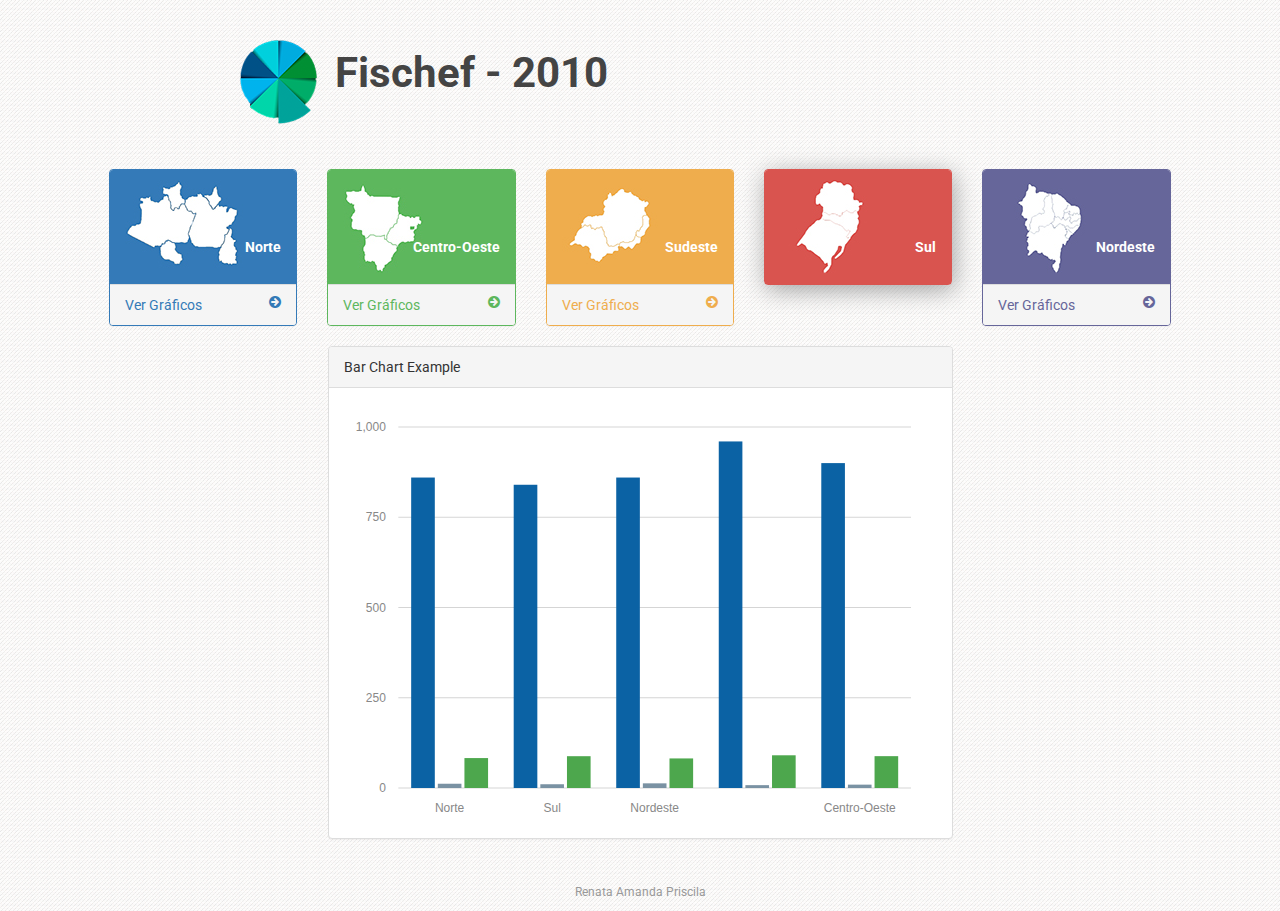
<file: sul.html>
<!DOCTYPE html>
<html lang="en">

<head>

   <meta http-equiv="Content-Type" content="text/html; charset=utf-8">
    <title>Fischef - 2010</title>
    <link href='https://fonts.googleapis.com/css?family=Roboto:400,500&subset=latin,latin-ext' rel='stylesheet' type='text/css'>
    <link href="css/examples.css" rel="stylesheet" type="text/css">
        <!-- Bootstrap Core CSS -->
    <link href="css/bootstrap.min.css" rel="stylesheet">
    <link href="css/bootstrap.css" rel="stylesheet">

    <!-- MetisMenu CSS -->
    <link href="css/metisMenu.min.css" rel="stylesheet">

    <!-- Custom CSS -->
    <link href="css/sb-admin-2.css" rel="stylesheet">

    <!-- Custom Fonts -->
    <link href="css/indexcss.css" rel="stylesheet" type="text/css">

    <!-- Morris Charts CSS -->
    <link href="js/morrisjs/morris.css" rel="stylesheet">
    
    <script language="javascript" type="text/javascript" src="js/morrisjs/morris.js"></script>

    <!-- Custom Fonts -->
    <link href="css/font-awesome/css/font-awesome.min.css" rel="stylesheet" type="text/css">

    <!-- HTML5 Shim and Respond.js IE8 support of HTML5 elements and media queries -->
    <!-- WARNING: Respond.js doesn't work if you view the page via file:// -->
    <!--[if lt IE 9]>
        <script src="https://oss.maxcdn.com/libs/html5shiv/3.7.0/html5shiv.js"></script>
        <script src="https://oss.maxcdn.com/libs/respond.js/1.4.2/respond.min.js"></script>
        <![endif]-->
        <script language="javascript" type="text/javascript" src="js/jquery.js"></script>
        <script language="javascript" type="text/javascript" src="js/jquery.flot.js"></script>
        <script language="javascript" type="text/javascript" src="js/jquery.flot.pie.js"></script>
        <script language="javascript" type="text/javascript" src="js/indexjs.js"></script>
        <script language="javascript" type="text/javascript" src="js/dropdown.js"></script>

    </head>

    <body>
       <div id="wrapper">
        <div id="header">
            <img id="logo" src="img/logo.png">
            <p><a href="index.html">Fischef - 2010</a></p>
        </div>

        <!-- /.row -->
        <div class="row" id="blocks">

            <div >
                <div class="col-sm-2 col-md-offset-1">
                    <div class="panel panel-primary">
                        <div class="panel-heading">
                            <div class="row">
                                <div class="col-xs-3">
                                    <img src="img/norte_azul.jpg">
                                </div>
                                <div class="col-xs-9 text-right">
                                    <div class="huge"> &nbsp;</div>
                                    <div><b>Norte</b></div>
                                </div>
                            </div>
                        </div>
                        <a href="norte.html">
                            <div class="panel-footer">
                                <span class="pull-left">Ver Gráficos</span>
                                <span class="pull-right"><i class="fa fa-arrow-circle-right"></i></span>
                                <div class="clearfix"></div>
                            </div>
                        </a>
                    </div>
                </div>
                <div class="col-sm-2 ">
                    <div class="panel panel-green">
                        <div class="panel-heading">
                            <div class="row">
                                <div class="col-xs-3">
                                    <img src="img/centro_oeste_verde.jpg">
                                </div>
                                <div class="col-xs-9 text-right">
                                    <div class="huge"> &nbsp;</div>
                                    <div><b>Centro-Oeste</b></div>
                                </div>
                            </div>
                        </div>
                        <a href="centrooeste.html">
                            <div class="panel-footer">
                                <span class="pull-left">Ver Gráficos</span>
                                <span class="pull-right"><i class="fa fa-arrow-circle-right"></i></span>
                                <div class="clearfix"></div>
                            </div>
                        </a>
                    </div>
                </div>
                <div class="col-sm-2 ">
                    <div class="panel panel-yellow">
                        <div class="panel-heading">
                            <div class="row">
                                <div class="col-xs-3">
                                    <img src="img/sudeste_laranja.jpg">
                                </div>
                                <div class="col-xs-9 text-right">
                                    <div class="huge"> &nbsp;</div>
                                    <div><b>Sudeste</b></div>
                                </div>
                            </div>
                        </div>
                        <a href="sudeste.html">
                            <div class="panel-footer">
                                <span class="pull-left">Ver Gráficos</span>
                                <span class="pull-right"><i class="fa fa-arrow-circle-right"></i></span>
                                <div class="clearfix"></div>
                            </div>
                        </a>
                    </div>
                </div>
                <div class="col-sm-2 ">
                    <div class="panel panel-red" id="destaque">
                        <div class="panel-heading">
                            <div class="row">
                                <div class="col-xs-3">
                                    <img src="img/sul_vermelho.jpg">
                                </div>
                                <div class="col-xs-9 text-right">
                                    <div class="huge"> &nbsp;</div>
                                    <div><b>Sul</b></div>
                                </div>
                            </div>
                        </div>
                    </div>
                </div>
                <div class="col-sm-2 ">
                    <div class="panel panel-purple" >
                        <div class="panel-heading">
                            <div class="row">
                                <div class="col-xs-3">
                                    <img src="img/nordeste_lilas.jpg">
                                </div>
                                <div class="col-xs-9 text-right">
                                    <div class="huge"> &nbsp;</div>
                                    <div><b>Nordeste</b></div>
                                </div>
                            </div>
                        </div>
                            <a href="nordeste.html">
                            <div class="panel-footer">
                                <span class="pull-left">Ver Gráficos</span>
                                <span class="pull-right"><i class="fa fa-arrow-circle-right"></i></span>
                                <div class="clearfix"></div>
                            </div>
                        </a>
                 
                    </div>
                </div>
            </div>
        </div>


         <div class="row">

                <div class="col-lg-6 col-md-offset-3">
                    <div class="panel panel-default">
                        <div class="panel-heading">
                            Bar Chart Example
                        </div>
                        <!-- /.panel-heading -->
                        <div class="panel-body">
                            <div id="morris-bar-chart"></div>
                        </div>
                        <!-- /.panel-body -->
                    </div>
                    <!-- /.panel -->
                </div>


                <!-- /.col-lg-6 -->
            </div>
            <!-- /.row -->
     
        <div id="footer">
            Renata Amanda Priscila
        </div>
    </div>
    <!-- /#wrapper -->

    <!-- jQuery -->
    <script src="js/jquery.js"></script>

    <!-- Bootstrap Core JavaScript -->
    <script src="js/bootstrap.min.js"></script>

    <!-- Metis Menu Plugin JavaScript -->
    <script src="js/metisMenu.min.js"></script>

    <!-- Morris Charts JavaScript -->
    <script src="js/raphael.js"></script>
    <script src="js/morrisjs/morris.min.js"></script>
    <script src="js/morris-data.js"></script>

    <!-- Custom Theme JavaScript -->
    <script src="js/sb-admin-2.js"></script>

</body>

</html>
</file>
<file: css/examples.css>
* {	padding: 0; margin: 0; vertical-align: top; }

body {
	background: url(../img/bckg.png) repeat;
	font-family: 'Roboto', sans-serif;
}


a {	color: #069; }
a:hover { color: #28b; }

h2 {
	margin-top: 15px;
	font: normal 32px "omnes-pro", Helvetica, Arial, sans-serif;
}

h3 {
	margin-left: 30px;
	font: normal 26px "omnes-pro", Helvetica, Arial, sans-serif;
	color: #666;
}

p {
	margin-top: 10px;
}

button {
	font-size: 18px;
	padding: 1px 7px;
}

input {
	font-size: 18px;
}

input[type=checkbox] {
	margin: 7px;
}

.tittle{
	font-weight: 800;
}

#destaque{
	  box-shadow: 2px 5px 25px #a1a1a1;

}

#content{
	margin-left: 90px;
}

#tx{
	margin-left: 35px;
}
#bar{
	margin-top: 23px;
	margin-left: 100px;
}
#morris-bar-chart, #sudeste-bar-chart, #sudestenordeste-bar-chart{
	height: 425px;
}
.down{
	margin-top: 255px;
}

#header {
	position: relative;
	width: 900px;
	margin-left: 240px;
	margin-bottom: 66px;
}

#header p {
	margin-top: 40px;
	margin-bottom: 40px;
	margin-left: 10px;
	vertical-align: middle;
	font-size: 42px;
	font-weight: bold;
	text-decoration: none;
	color: #444444;
}

#header p a{
	text-decoration: none;
	color: #444444;
	vertical-align: middle;
}
#header p a:hover, a:focus{
	color: inherit;
}
.content {
	width: 470px;
	margin: 0 auto;
	padding: 10px;
}

#footer {
	margin-top: 25px;
	margin-bottom: 10px;
	text-align: center;
	font-size: 12px;
	color: #999;
}

.demo-container {
	box-sizing: border-box;
	width: 450px;
	height: 450px;
	padding: 20px 15px 15px 15px;
	margin: 15px auto 30px auto;
	border: 1px solid #ddd;
	background: #fff;
	background: linear-gradient(#f6f6f6 0, #fff 50px);
	background: -o-linear-gradient(#f6f6f6 0, #fff 50px);
	background: -ms-linear-gradient(#f6f6f6 0, #fff 50px);
	background: -moz-linear-gradient(#f6f6f6 0, #fff 50px);
	background: -webkit-linear-gradient(#f6f6f6 0, #fff 50px);
	box-shadow: 0 3px 10px rgba(0,0,0,0.15);
	-o-box-shadow: 0 3px 10px rgba(0,0,0,0.1);
	-ms-box-shadow: 0 3px 10px rgba(0,0,0,0.1);
	-moz-box-shadow: 0 3px 10px rgba(0,0,0,0.1);
	-webkit-box-shadow: 0 3px 10px rgba(0,0,0,0.1);
}

.demo-placeholder {
	width: 100%;
	height: 100%;
	font-size: 14px;
	line-height: 1.2em;
}

.legend table {
	border-spacing: 5px;
}
</file>
<file: css/timeline.css>
.timeline {
    position: relative;
    padding: 20px 0 20px;
    list-style: none;
}

.timeline:before {
    content: " ";
    position: absolute;
    top: 0;
    bottom: 0;
    left: 50%;
    width: 3px;
    margin-left: -1.5px;
    background-color: #eeeeee;
}

.timeline > li {
    position: relative;
    margin-bottom: 20px;
}

.timeline > li:before,
.timeline > li:after {
    content: " ";
    display: table;
}

.timeline > li:after {
    clear: both;
}

.timeline > li:before,
.timeline > li:after {
    content: " ";
    display: table;
}

.timeline > li:after {
    clear: both;
}

.timeline > li > .timeline-panel {
    float: left;
    position: relative;
    width: 46%;
    padding: 20px;
    border: 1px solid #d4d4d4;
    border-radius: 2px;
    -webkit-box-shadow: 0 1px 6px rgba(0,0,0,0.175);
    box-shadow: 0 1px 6px rgba(0,0,0,0.175);
}

.timeline > li > .timeline-panel:before {
    content: " ";
    display: inline-block;
    position: absolute;
    top: 26px;
    right: -15px;
    border-top: 15px solid transparent;
    border-right: 0 solid #ccc;
    border-bottom: 15px solid transparent;
    border-left: 15px solid #ccc;
}

.timeline > li > .timeline-panel:after {
    content: " ";
    display: inline-block;
    position: absolute;
    top: 27px;
    right: -14px;
    border-top: 14px solid transparent;
    border-right: 0 solid #fff;
    border-bottom: 14px solid transparent;
    border-left: 14px solid #fff;
}

.timeline > li > .timeline-badge {
    z-index: 100;
    position: absolute;
    top: 16px;
    left: 50%;
    width: 50px;
    height: 50px;
    margin-left: -25px;
    border-radius: 50% 50% 50% 50%;
    text-align: center;
    font-size: 1.4em;
    line-height: 50px;
    color: #fff;
    background-color: #999999;
}

.timeline > li.timeline-inverted > .timeline-panel {
    float: right;
}

.timeline > li.timeline-inverted > .timeline-panel:before {
    right: auto;
    left: -15px;
    border-right-width: 15px;
    border-left-width: 0;
}

.timeline > li.timeline-inverted > .timeline-panel:after {
    right: auto;
    left: -14px;
    border-right-width: 14px;
    border-left-width: 0;
}

.timeline-badge.primary {
    background-color: #2e6da4 !important;
}

.timeline-badge.success {
    background-color: #3f903f !important;
}

.timeline-badge.warning {
    background-color: #f0ad4e !important;
}

.timeline-badge.danger {
    background-color: #d9534f !important;
}

.timeline-badge.info {
    background-color: #5bc0de !important;
}

.timeline-title {
    margin-top: 0;
    color: inherit;
}

.timeline-body > p,
.timeline-body > ul {
    margin-bottom: 0;
}

.timeline-body > p + p {
    margin-top: 5px;
}

@media(max-width:767px) {
    ul.timeline:before {
        left: 40px;
    }

    ul.timeline > li > .timeline-panel {
        width: calc(100% - 90px);
        width: -moz-calc(100% - 90px);
        width: -webkit-calc(100% - 90px);
    }

    ul.timeline > li > .timeline-badge {
        top: 16px;
        left: 15px;
        margin-left: 0;
    }

    ul.timeline > li > .timeline-panel {
        float: right;
    }

    ul.timeline > li > .timeline-panel:before {
        right: auto;
        left: -15px;
        border-right-width: 15px;
        border-left-width: 0;
    }

    ul.timeline > li > .timeline-panel:after {
        right: auto;
        left: -14px;
        border-right-width: 14px;
        border-left-width: 0;
    }
}
</file>
<file: css/indexcss.css>
body{
	font-family: 'Roboto', sans-serif;
}

.timepanel{
	width: 90%;
	height: 700px;

}

.demo-container {
		position: relative;
		height: 535px;
		padding-top: 60px;

	}
.demo-container p{
	position: relative;
	margin-top: -10px;
	margin-left: 45px;
	
	font-size: 1.5em;
	width: 550px;
}

.demo-container p#title {
	position: relative;
	margin-top: -35px;
	margin-left: 50px;
	font-size: 1.5em;
	width: 550px;
}

.demo-container p#title2{
	position: relative;
	margin-top: -35px;
	margin-left: 23px;
	
	font-size: 1.5em;
	width: 550px;
}


	#placeholder, #placeholder2 {
		width: 400px;
		margin-top:35px;
	}

	#menu, #menu2 {
		position: absolute;
		top: 70px;
		left: 25px;
		bottom: 20px;
		right: 20px;
	}

	#menu2 button, #menu button {
	
		width: 130px;
		padding: 3px 0 2px 0;
		margin-bottom: 4px;
		background: #eee;
		border: 1px solid #999;
		border-radius: 2px;
		font-size: 16px;
		-o-box-shadow: 0 1px 2px rgba(0,0,0,0.15);
		-ms-box-shadow: 0 1px 2px rgba(0,0,0,0.15);
		-moz-box-shadow: 0 1px 2px rgba(0,0,0,0.15);
		-webkit-box-shadow: 0 1px 2px rgba(0,0,0,0.15);
		box-shadow: 0 1px 2px rgba(0,0,0,0.15);
		cursor: pointer;
	}


	#code {
		display: block;
		width: 870px;
		padding: 15px;
		margin: 10px auto;
		border: 1px dashed #999;
		background-color: #f8f8f8;
		font-size: 16px;
		line-height: 20px;
		color: #666;
	}

	ul {
		font-size: 10pt;
	}

	ul li {
		margin-bottom: 0.5em;
	}

	ul.options li {
		list-style: none;
		margin-bottom: 1em;
	}

	ul li i {
		color: #999;
	}

#logo{
		float: left;
		margin-right: 18px;
		vertical-align: middle;
	}
</file>
<file: js/morrisjs/morris.css>
.morris-hover{position:absolute;z-index:1000}.morris-hover.morris-default-style{border-radius:10px;padding:6px;color:#666;background:rgba(255,255,255,0.8);border:solid 2px rgba(230,230,230,0.8);font-family:sans-serif;font-size:12px;text-align:center}.morris-hover.morris-default-style .morris-hover-row-label{font-weight:bold;margin:0.25em 0}
.morris-hover.morris-default-style .morris-hover-point{white-space:nowrap;margin:0.1em 0}
</file>
<file: css/metisMenu.min.css>
/*
 * metismenu - v1.1.3
 * Easy menu jQuery plugin for Twitter Bootstrap 3
 * https://github.com/onokumus/metisMenu
 *
 * Made by Osman Nuri Okumus
 * Under MIT License
 */

.arrow{float:right;line-height:1.42857}.glyphicon.arrow:before{content:"\e079"}.active>a>.glyphicon.arrow:before{content:"\e114"}.fa.arrow:before{content:"\f104"}.active>a>.fa.arrow:before{content:"\f107"}.plus-times{float:right}.fa.plus-times:before{content:"\f067"}.active>a>.fa.plus-times{filter:progid:DXImageTransform.Microsoft.BasicImage(rotation=1);-webkit-transform:rotate(45deg);-moz-transform:rotate(45deg);-ms-transform:rotate(45deg);-o-transform:rotate(45deg);transform:rotate(45deg)}.plus-minus{float:right}.fa.plus-minus:before{content:"\f067"}.active>a>.fa.plus-minus:before{content:"\f068"}
</file>
<file: css/sb-admin-2.css>
/*!
 * Start Bootstrap - SB Admin 2 Bootstrap Admin Theme (http://startbootstrap.com)
 * Code licensed under the Apache License v2.0.
 * For details, see http://www.apache.org/licenses/LICENSE-2.0.
 */

body {
   background-color: transparent;
}

#wrapper {
    width: 100%;
}

#page-wrapper {
    padding: 0 15px;
    min-height: 568px;
    background-color: #fff;
}

@media(min-width:768px) {
    #page-wrapper {
        position: inherit;
        margin: 0 0 0 250px;
        padding: 0 30px;
        border-left: 1px solid #e7e7e7;
    }
}

.navbar-top-links {
    margin-right: 0;
}

.navbar-top-links li {
    display: inline-block;
}

.navbar-top-links li:last-child {
    margin-right: 15px;
}

.navbar-top-links li a {
    padding: 15px;
    min-height: 50px;
}

.navbar-top-links .dropdown-menu li {
    display: block;
}

.navbar-top-links .dropdown-menu li:last-child {
    margin-right: 0;
}

.navbar-top-links .dropdown-menu li a {
    padding: 3px 20px;
    min-height: 0;
}

.navbar-top-links .dropdown-menu li a div {
    white-space: normal;
}

.navbar-top-links .dropdown-messages,
.navbar-top-links .dropdown-tasks,
.navbar-top-links .dropdown-alerts {
    width: 310px;
    min-width: 0;
}

.navbar-top-links .dropdown-messages {
    margin-left: 5px;
}

.navbar-top-links .dropdown-tasks {
    margin-left: -59px;
}

.navbar-top-links .dropdown-alerts {
    margin-left: -123px;
}

.navbar-top-links .dropdown-user {
    right: 0;
    left: auto;
}

.sidebar .sidebar-nav.navbar-collapse {
    padding-right: 0;
    padding-left: 0;
}

.sidebar .sidebar-search {
    padding: 15px;
}

.sidebar ul li {
    border-bottom: 1px solid #e7e7e7;
}

.sidebar ul li a.active {
    background-color: #eee;
}

.sidebar .arrow {
    float: right;
}

.sidebar .fa.arrow:before {
    content: "\f104";
}

.sidebar .active>a>.fa.arrow:before {
    content: "\f107";
}

.sidebar .nav-second-level li,
.sidebar .nav-third-level li {
    border-bottom: 0!important;
}

.sidebar .nav-second-level li a {
    padding-left: 37px;
}

.sidebar .nav-third-level li a {
    padding-left: 52px;
}

@media(min-width:768px) {
    .sidebar {
        z-index: 1;
        position: absolute;
        width: 250px;
        margin-top: 51px;
    }

    .navbar-top-links .dropdown-messages,
    .navbar-top-links .dropdown-tasks,
    .navbar-top-links .dropdown-alerts {
        margin-left: auto;
    }
}

.btn-outline {
    color: inherit;
    background-color: transparent;
    transition: all .5s;
}

.btn-primary.btn-outline {
    color: #428bca;
}

.btn-success.btn-outline {
    color: #5cb85c;
}

.btn-info.btn-outline {
    color: #5bc0de;
}

.btn-warning.btn-outline {
    color: #f0ad4e;
}

.btn-danger.btn-outline {
    color: #d9534f;
}

.btn-primary.btn-outline:hover,
.btn-success.btn-outline:hover,
.btn-info.btn-outline:hover,
.btn-warning.btn-outline:hover,
.btn-danger.btn-outline:hover {
    color: #fff;
}

.chat {
    margin: 0;
    padding: 0;
    list-style: none;
}

.chat li {
    margin-bottom: 10px;
    padding-bottom: 5px;
    border-bottom: 1px dotted #999;
}

.chat li.left .chat-body {
    margin-left: 60px;
}

.chat li.right .chat-body {
    margin-right: 60px;
}

.chat li .chat-body p {
    margin: 0;
}

.panel .slidedown .glyphicon,
.chat .glyphicon {
    margin-right: 5px;
}

.chat-panel .panel-body {
    height: 350px;
    overflow-y: scroll;
}

.login-panel {
    margin-top: 25%;
}

.flot-chart {
    display: block;
    height: 400px;
}

.flot-chart-content {
    width: 100%;
    height: 100%;
}

.dataTables_wrapper {
    position: relative;
    clear: both;
}

table.dataTable thead .sorting,
table.dataTable thead .sorting_asc,
table.dataTable thead .sorting_desc,
table.dataTable thead .sorting_asc_disabled,
table.dataTable thead .sorting_desc_disabled {
    background: 0 0;
}

table.dataTable thead .sorting_asc:after {
    content: "\f0de";
    float: right;
    font-family: fontawesome;
}

table.dataTable thead .sorting_desc:after {
    content: "\f0dd";
    float: right;
    font-family: fontawesome;
}

table.dataTable thead .sorting:after {
    content: "\f0dc";
    float: right;
    font-family: fontawesome;
    color: rgba(50,50,50,.5);
}

.btn-circle {
    width: 30px;
    height: 30px;
    padding: 6px 0;
    border-radius: 15px;
    text-align: center;
    font-size: 12px;
    line-height: 1.428571429;
}

.btn-circle.btn-lg {
    width: 50px;
    height: 50px;
    padding: 10px 16px;
    border-radius: 25px;
    font-size: 18px;
    line-height: 1.33;
}

.btn-circle.btn-xl {
    width: 70px;
    height: 70px;
    padding: 10px 16px;
    border-radius: 35px;
    font-size: 24px;
    line-height: 1.33;
}

.show-grid [class^=col-] {
    padding-top: 10px;
    padding-bottom: 10px;
    border: 1px solid #ddd;
    background-color: #eee!important;
}

.show-grid {
    margin: 15px 0;
}

.huge {
    font-size: 40px;
}


.panel-purple {
    border-color: #66669a;
}

.panel-purple .panel-heading {
    border-color: #66669a;
    color: #fff;
    background-color: #66669a;
}

.panel-purple a {
    color: #66669a;
}

.panel-purple a:hover {
    color: #3d8b3d;
}

.panel-green {
    border-color: #5db75d;
}

.panel-green .panel-heading {
    border-color: #5db75d;
    color: #fff;
    background-color: #5db75d;
}

.panel-green a {
    color: #5db75d;
}

.panel-green a:hover {
    color: #3d8b3d;
}

.panel-red {
    border-color: #d9544f;
}

.panel-red .panel-heading {
    border-color: #d9544f;
    color: #fff;
    background-color: #d9544f;
}

.panel-red a {
    color: #d9544f;
}

.panel-red a:hover {
    color: #b52b27;
}

.panel-yellow {
    border-color: #efad4d;
}

.panel-yellow .panel-heading {
    border-color: #efad4d;
    color: #fff;
    background-color: #efad4d;
}

.panel-yellow a {
    color: #efad4d;
}

.panel-yellow a:hover {
    color: #df8a13;
}
</file>
